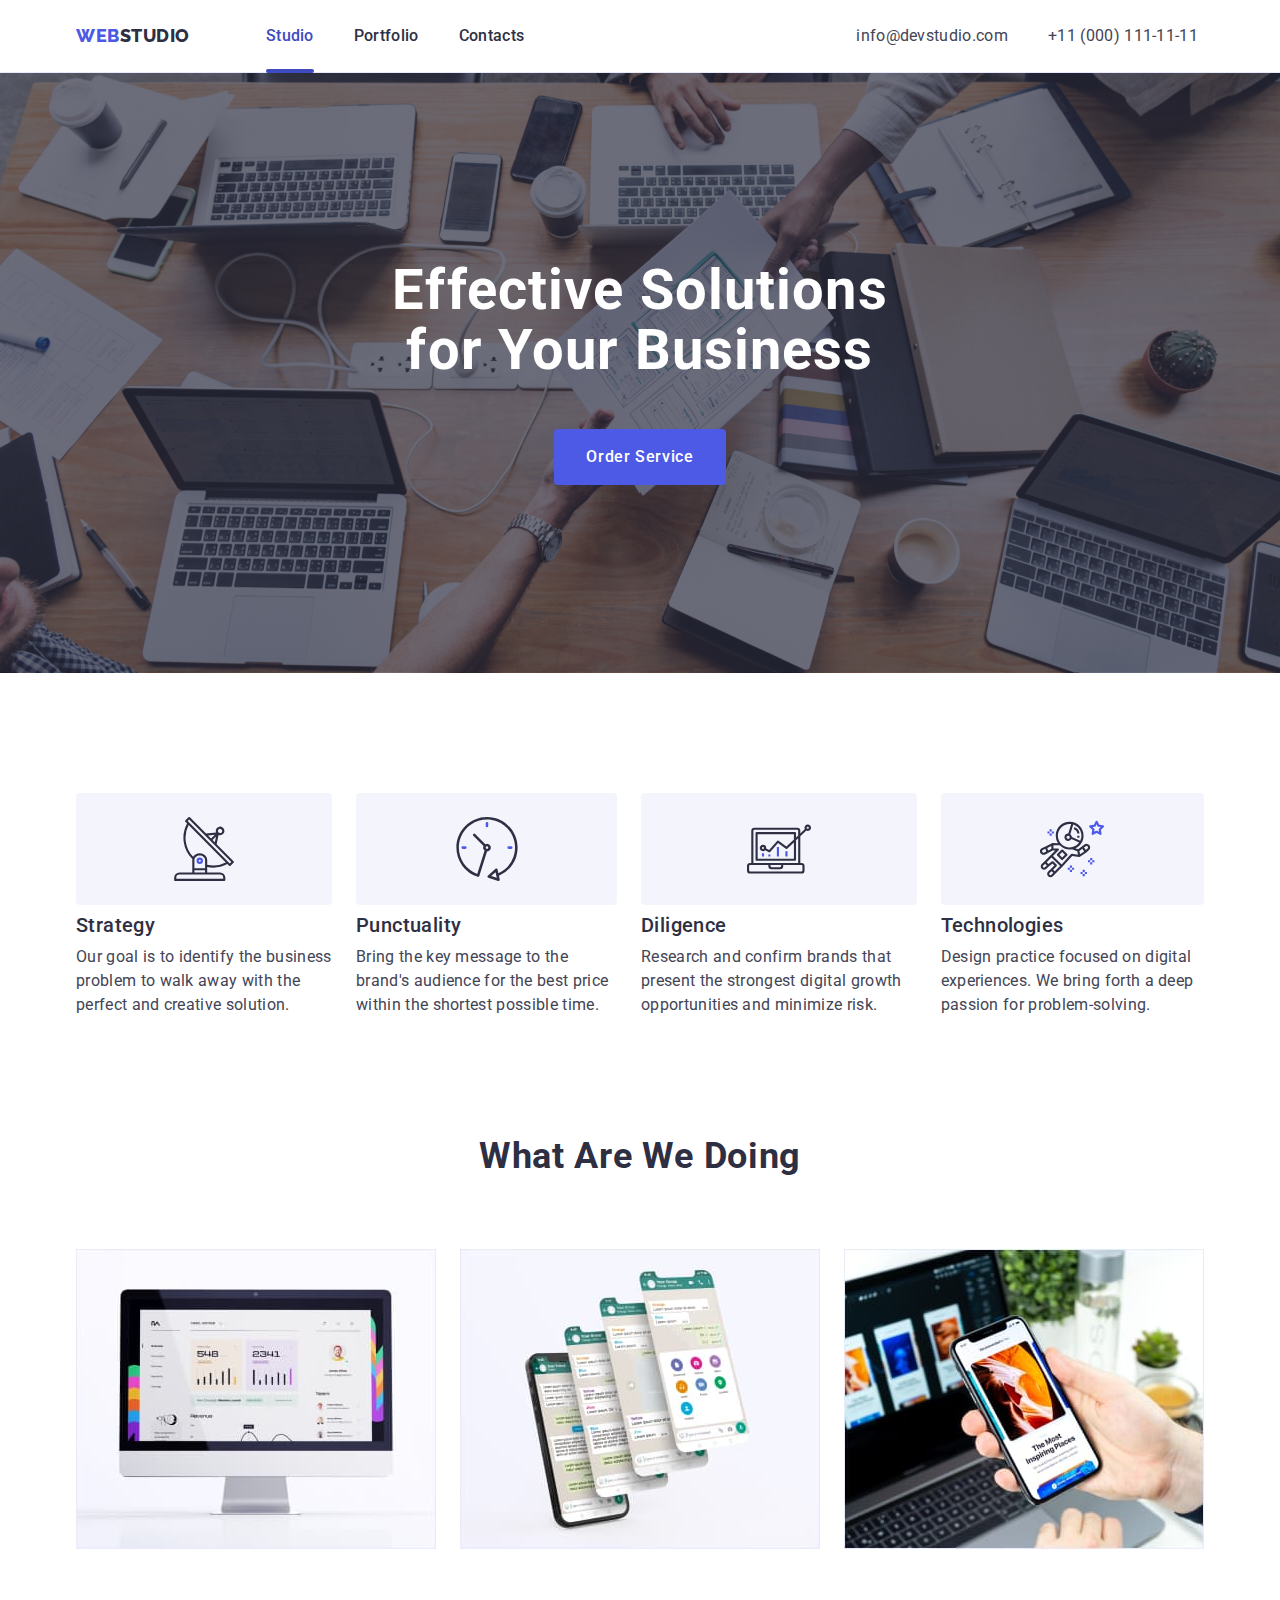
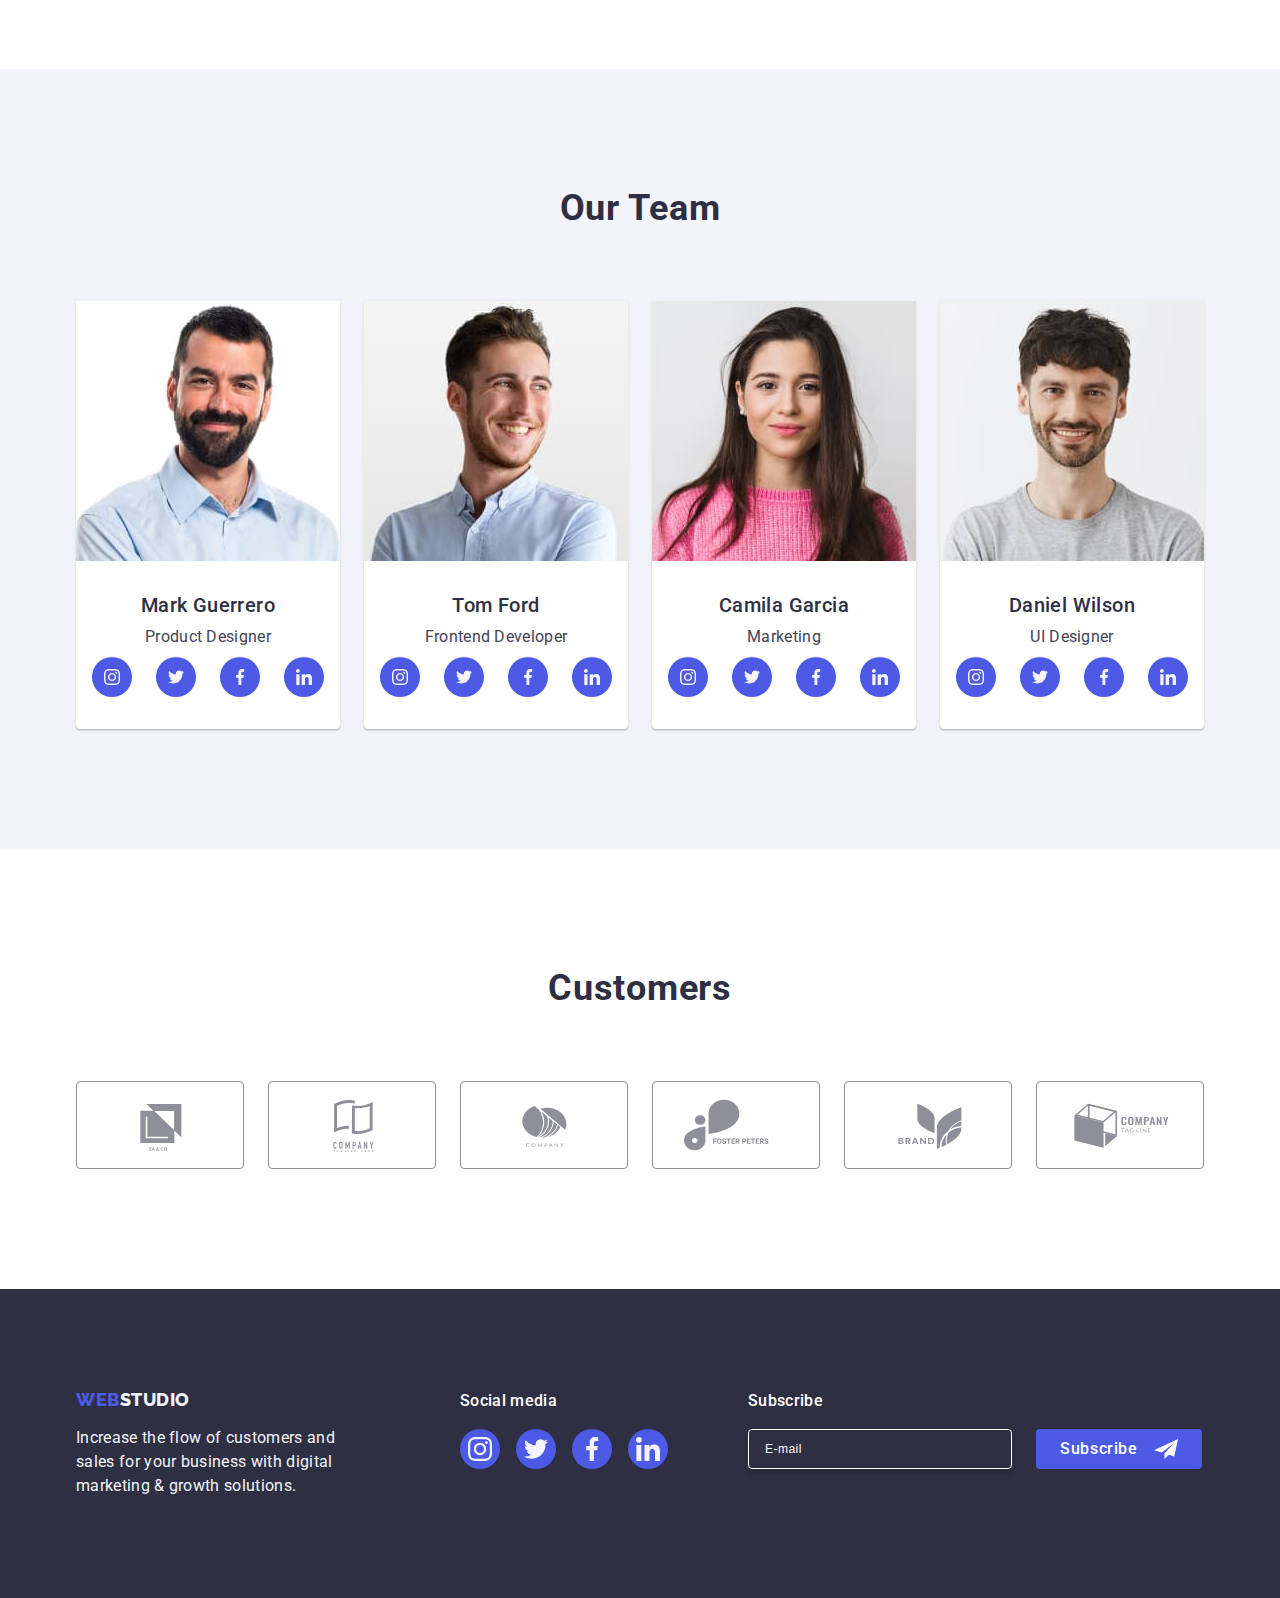
<file: index.html>
<!DOCTYPE html>
<html lang="en">

<head>
    <meta charset="UTF-8">
    <meta http-equiv="X-UA-Compatible" content="IE=edge">
    <meta name="viewport" content="width=device-width, initial-scale=1.0">
    <title>WebStudio</title>
    <link rel="stylesheet" href="https://cdnjs.cloudflare.com/ajax/libs/modern-normalize/2.0.0/modern-normalize.min.css" integrity="sha512-4xo8blKMVCiXpTaLzQSLSw3KFOVPWhm/TRtuPVc4WG6kUgjH6J03IBuG7JZPkcWMxJ5huwaBpOpnwYElP/m6wg==" crossorigin="anonymous" referrerpolicy="no-referrer">
    <link rel="preconnect" href="https://fonts.googleapis.com">
    <link rel="preconnect" href="https://fonts.gstatic.com" crossorigin>    
    <link
        href="https://fonts.googleapis.com/css2?family=Raleway:wght@800&family=Roboto:wght@400;500;700;900&display=swap"
        rel="stylesheet">  

    <link rel="stylesheet" href="./css/styles.css">

</head>

<body>
    <header class="section-header">
        <div class="header-container container">
            <nav class="header-nav nav">
                <a href="./index.html" class="link logo">Web<span class="logo-header">Studio</span></a>
                <ul class="nav-list list">
                    <li><a class="link nav-link current" href="./index.html">Studio</a></li>
                    <li><a class="link nav-link" href="./portfolio.html">Portfolio</a></li>
                    <li><a class="link nav-link" href="">Contacts</a></li>
                </ul>
            </nav>
            <address class="header-address">
                <ul class="header-link list">
                    <li><a class="link header-link-item" href="mailto:info@devstudio.com">info@devstudio.com</a></li>
                    <li><a class="link header-link-item" href="tel:+110001111111">+11 (000) 111-11-11</a></li>
                </ul>
            </address>
        </div>
    </header>   
    <main>
        <section class="hero-container">
            <!--Hero-->
            <div class="hero-flex container">
                <h1 class="hero-title hero-item">Effective Solutions
                    for Your Business</h1>
                <button class="hero-button hero-item" type="button" data-modal-open>Order Service</button>
            </div>
        </section>
        <section class="feature-container">
            <!--Features-->
            <div class="container">
                <h2 class="visually-hidden">Features</h2>
                <ul class="feature-flex list">
                    <li class="feature-item">                        
                        <div class="feature-link link">
                            <svg class="feature-icon" width="64" height="64">
                              <use href="./images/icons.svg#icon-antenna"></use>
                            </svg>
                        </div>
                        <h3 class="section-feature-title">Strategy</h3>
                        <p class="section-feature-text">Our goal is to identify the business
                            problem to walk away with the perfect and creative solution.</p>
                    </li>
                    <li class="feature-item">
                        <div class="feature-link link">
                            <svg class="feature-icon" width="64" height="64">
                              <use href="./images/icons.svg#icon-clock"></use>
                            </svg>
                        </div>
                        <h3 class="section-feature-title">Punctuality</h3>
                        <p class="section-feature-text">Bring the key message to the brand's audience for the best price
                            within the shortest possible
                            time.
                        </p>
                    </li>
                    <li class="feature-item">
                        <div class="feature-link link">
                            <svg class="feature-icon" width="64" height="64">
                              <use href="./images/icons.svg#icon-diagram"></use>
                            </svg>
                        </div>
                        <h3 class="section-feature-title">Diligence</h3>
                        <p class="section-feature-text">Research and confirm brands that present the strongest digital
                            growth opportunities and minimize
                            risk.</p>
                    </li>
                    <li class="feature-item">
                        <div class="feature-link link">
                            <svg class="feature-icon" width="64" height="64">
                              <use href="./images/icons.svg#icon-astronaut"></use>
                            </svg>
                        </div>
                        <h3 class="section-feature-title">Technologies</h3>
                        <p class="section-feature-text">Design practice focused on digital experiences. We bring forth a
                            deep passion for
                            problem-solving.
                        </p>
                    </li>
                </ul>
            </div>
        </section>
        <section class="section-doing-container">
            <!--What are we doing-->
            <div class="container">
                <h2 class="section-title">What are we doing</h2>
                <ul class="doing-flex list">
                    <li class="doing-item"><img src="./images/img1.jpg" alt="computer" width="360" height="300"></li>
                    <li class="doing-item"><img src="./images/img2.jpg" alt="phone-apps" width="360" height="300"></li>
                    <li class="doing-item"><img src="./images/img3.jpg" alt="computer-phone" width="360" height="300"></li>
                </ul>
            </div>
        </section>
        <section class="section-team">
            <!--Our Team-->
            <div class="container">
                <h2 class="section-title">Our Team</h2>
                <ul class="team-flex list">
                    <li class="team-list-item">
                        <img class="team-img" src="./images/Card1.jpg" alt="Mark Guerrero" width="264" height="260">
                        <div class="team-member">
                            <h3 class="team-title">Mark Guerrero</h3>
                            <p class="team-text">Product Designer</p>
                            <ul class="link social-link">
                                <li class="social-item">
                                    <a class="social-item-nav" href="">
                                        <svg class="logo-icon" width="16" height="16">
                                            <use href="./images/icons.svg#icon-instagram"></use>
                                        </svg>
                                    </a>
                                </li>
                                <li class="social-item">
                                    <a class="social-item-nav" href="">
                                        <svg class="logo-icon" width="16" height="16">
                                            <use href="./images/icons.svg#icon-twitter"></use>
                                        </svg>
                                    </a>
                                </li>
                                <li class="social-item">
                                    <a class="social-item-nav" href="">
                                        <svg class="logo-icon" width="16" height="16">
                                            <use href="./images/icons.svg#icon-facebook"></use>
                                        </svg>
                                    </a>
                                </li>
                                <li class="social-item">
                                    <a class="social-item-nav" href="">
                                        <svg class="logo-icon" width="16" height="16">
                                            <use href="./images/icons.svg#icon-linkedin"></use>
                                        </svg>
                                    </a>
                                </li>
                            </ul>                            
                        </div>
                    </li>
                    <li class="team-list-item">
                        <img class="team-img" src="./images/Card2.jpg" alt="Tom Ford" width="264" height="260">
                        <div class="team-member">
                            <h3 class="team-title">Tom Ford</h3>
                            <p class="team-text">Frontend Developer</p>
                            <ul class="link social-link">
                                <li class="social-item">
                                    <a class="social-item-nav" href="">
                                        <svg class="logo-icon" width="16" height="16">
                                            <use href="./images/icons.svg#icon-instagram"></use>
                                        </svg>
                                    </a>
                                </li>
                                <li class="social-item">
                                    <a class="social-item-nav" href="">
                                        <svg class="logo-icon" width="16" height="16">
                                            <use href="./images/icons.svg#icon-twitter"></use>
                                        </svg>
                                    </a>
                                </li>
                                <li class="social-item">
                                    <a class="social-item-nav" href="">
                                        <svg class="logo-icon" width="16" height="16">
                                            <use href="./images/icons.svg#icon-facebook"></use>
                                        </svg>
                                    </a>
                                </li>
                                <li class="social-item">
                                    <a class="social-item-nav" href="">
                                        <svg class="logo-icon" width="16" height="16">
                                            <use href="./images/icons.svg#icon-linkedin"></use>
                                        </svg>
                                    </a>
                                </li>
                            </ul>                     
                        </div>
                    </li>
                    <li class="team-list-item">
                        <img class="team-img" src="./images/Card3.jpg" alt="Camila Garcia" width="264" height="260">
                        <div class="team-member">
                            <h3 class="team-title">Camila Garcia</h3>
                            <p class="team-text">Marketing</p>
                            <ul class="link social-link">
                                <li class="social-item">
                                    <a class="social-item-nav" href="">
                                        <svg class="logo-icon" width="16" height="16">
                                            <use href="./images/icons.svg#icon-instagram"></use>
                                        </svg>
                                    </a>
                                </li>
                                <li class="social-item">
                                    <a class="social-item-nav" href="">
                                        <svg class="logo-icon" width="16" height="16">
                                            <use href="./images/icons.svg#icon-twitter"></use>
                                        </svg>
                                    </a>
                                </li>
                                <li class="social-item">
                                    <a class="social-item-nav" href="">
                                        <svg class="logo-icon" width="16" height="16">
                                            <use href="./images/icons.svg#icon-facebook"></use>
                                        </svg>
                                    </a>
                                </li>
                                <li class="social-item">
                                    <a class="social-item-nav" href="">
                                        <svg class="logo-icon" width="16" height="16">
                                            <use href="./images/icons.svg#icon-linkedin"></use>
                                        </svg>
                                    </a>
                                </li>
                            </ul>                     
                        </div>
                    </li>
                    <li class="team-list-item">
                        <img class="team-img" src="./images/Card4.jpg" alt="Daniel Wilson" width="264" height="260">
                        <div class="team-member">
                            <h3 class="team-title">Daniel Wilson</h3>
                            <p class="team-text">UI Designer</p>
                            <ul class="link social-link">
                                <li class="social-item">
                                    <a class="social-item-nav" href="">
                                        <svg class="logo-icon" width="16" height="16">
                                            <use href="./images/icons.svg#icon-instagram"></use>
                                        </svg>
                                    </a>
                                </li>
                                <li class="social-item">
                                    <a class="social-item-nav" href="">
                                        <svg class="logo-icon" width="16" height="16">
                                            <use href="./images/icons.svg#icon-twitter"></use>
                                        </svg>
                                    </a>
                                </li>
                                <li class="social-item">
                                    <a class="social-item-nav" href="">
                                        <svg class="logo-icon" width="16" height="16">
                                            <use href="./images/icons.svg#icon-facebook"></use>
                                        </svg>
                                    </a>
                                </li>
                                <li class="social-item">
                                    <a class="social-item-nav" href="">
                                        <svg class="logo-icon" width="16" height="16">
                                            <use href="./images/icons.svg#icon-linkedin"></use>
                                        </svg>
                                    </a>
                                </li>
                            </ul>                     
                        </div>
                    </li>
                </ul>
            </div>
        </section>
        <section class="section-customers">
            <!--Customers-->
            <div class="container">
                <h2 class="section-title">Customers</h2>
                <ul class="customers-flex list">
                    <li class="customers-item">
                        <a class="customers-link link" href="">
                            <svg class="customers-icon" width="104" height="56">
                            <use href="./images/icons.svg#icon-yaco"></use>
                            </svg>
                        </a>
                    </li>
                    <li class="customers-item">
                        <a class="customers-link link" href="">
                            <svg class="customers-icon" width="104" height="56">
                            <use href="./images/icons.svg#icon-company"></use>
                            </svg>
                        </a>
                    </li>
                    <li class="customers-item">
                        <a class="customers-link link" href="">
                            <svg class="customers-icon" width="104" height="56">
                            <use href="./images/icons.svg#icon-cercle"></use>
                            </svg>
                        </a>
                    </li>
                    <li class="customers-item">
                        <a class="customers-link link" href="">
                            <svg class="customers-icon" width="104" height="56">
                            <use href="./images/icons.svg#icon-foster"></use>
                            </svg>
                        </a>
                    </li>
                    <li class="customers-item">
                        <a class="customers-link link" href="">
                            <svg class="customers-icon" width="104" height="56">
                            <use href="./images/icons.svg#icon-brand"></use>
                            </svg>
                        </a>
                    </li>
                    <li class="customers-item">
                        <a class="customers-link link" href="">
                            <svg class="customers-icon" width="104" height="56">
                            <use href="./images/icons.svg#icon-tag"></use>
                            </svg>
                        </a>
                    </li>
                </ul>

            </div>
        </section>
    </main>
    <footer class="footer">
        <div class="footer-flex container">
            <div class="footer-trend">
                <a href="./index.html" class="link footer-item">Web<span class="logo-footer">Studio</span></a>
                <p class="footer-text">Increase the flow of customers and sales for your business with digital marketing &
                    growth solutions.</p>
            </div>
            <div class="footer-media">
                <p class="footer-social-title">Social media</p>
                <ul class="footer-media-list list">
                    <li class="footer-media-item">
                        <a class="footer-media-nav" href="">
                            <svg class="logo-icon" width="24" height="24">
                                <use href="./images/icons.svg#icon-instagram"></use>
                            </svg>
                        </a>
                    </li>
                    <li class="footer-media-item">
                        <a class="footer-media-nav" href="">
                            <svg class="logo-icon" width="24" height="24">
                                <use href="./images/icons.svg#icon-twitter"></use>
                            </svg>
                        </a>
                    </li>
                    <li class="footer-media-item">
                        <a class="footer-media-nav" href="">
                            <svg class="logo-icon" width="24" height="24">
                                <use href="./images/icons.svg#icon-facebook"></use>
                            </svg>
                        </a>
                    </li>
                    <li class="footer-media-item">
                        <a class="footer-media-nav" href="">
                            <svg class="logo-icon" width="24" height="24">
                                <use href="./images/icons.svg#icon-linkedin"></use>
                            </svg>
                        </a>
                    </li>
                </ul>
            </div>
            <div class="footer-subscribe">
                <p class="footer-social-title">Subscribe</p>
                <form class="footer-form" name="subscribe-form">
                    <label class="footer-label">
                    <input class="footer-input-email" name="subscribe-form-email" type="email" placeholder="E-mail">
                    </label>
                    <button class="hero-button footer-btn" type="submit">Subscribe<svg class="footer-bnt-icon" width="24" height="24">
                      <use href="./images/icons.svg#icon-Frame"></use>
                    </svg></button>
                </form>
            </div>
        </div>
    </footer>
    <!--Modal window-->
    <div class="backdrop is-hidden" data-modal>
        <div class="modal">
            <button class="modal-btn" type="button" data-modal-close>
                <svg class="modal-btn-icon" width="8" height="8">
                  <use href="./images/icons.svg#icon-close-black"></use>
                </svg>
            </button>
            <p class="modal-caption">Leave your contacts and we will call you back</p>
            <form class="modal-form" name="contact-form">
                <div class="modal-form-item">
                    <label class="modal-form-label" for="user-name">Name</label>
                    <div class="modal-form-field">
                        <input class="modal-form-input" type="text" name="user-name" id="user-name" placeholder="" required minlength="2"/>
                        <svg class="modal-form-icon" width="18" height="24">
                        <use href="./images/icons.svg#icon-person-black"></use>
                        </svg>
                    </div>
                </div>
                <div class="modal-form-item">
                <label class="modal-form-label" for="user-phone">Phone</label>
                    <div class="modal-form-field">
                        <input class="modal-form-input" type="tel" name="user-phone" id="user-phone" placeholder="" required minlength="12" maxlength="12"/>
                        <svg class="modal-form-icon" width="18" height="24">
                        <use href="./images/icons.svg#icon-phone-black"></use>
                        </svg>
                    </div>
                </div>
                <div class="modal-form-item">
                <label class="modal-form-label" for="user-email">Email</label>
                    <div class="modal-form-field">
                        <input class="modal-form-input" type="email" name="user-email" id="user-email" placeholder="" required/>
                        <svg class="modal-form-icon" width="18" height="24">
                        <use href="./images/icons.svg#icon-email-black"></use>
                        </svg>
                    </div>
                </div>
                <div class="modal-form-comment-item">
                    <label class="modal-form-label" for="user-comment">Comment</label>
                    <textarea class="modal-form-comment" name="user-comment" id="user-comment" rows="7" placeholder="Text input" minlength="5"></textarea>
                </div>
                <div class="modal-agreement-item">
                    <input class="visually-hidden" type="checkbox" name="user-privacy" id="user-privacy" value="true">

                    <label class="modal-form-description" for="user-privacy">
                        <span class="agreement-checkbox">
                            <svg class="agreement-checkbox-icon" width="10" height="8">
                            <use href="./images/icons.svg#check"></use>
                            </svg>
                        </span>                   
                        I accept the terms and conditions of the <a class="modal-form-link" href="" target="blank" rel="noopener noreferrer">
                             Privacy Policy                            
                        </a>                                              
                    </label>                
                    
                </div>

                <button class="modal-form-btn hero-button" type="submit">Send</button>
            </form>
        </div>
    </div>

    <script src="./js/modal.js"></script>

</body>

</html>
</file>
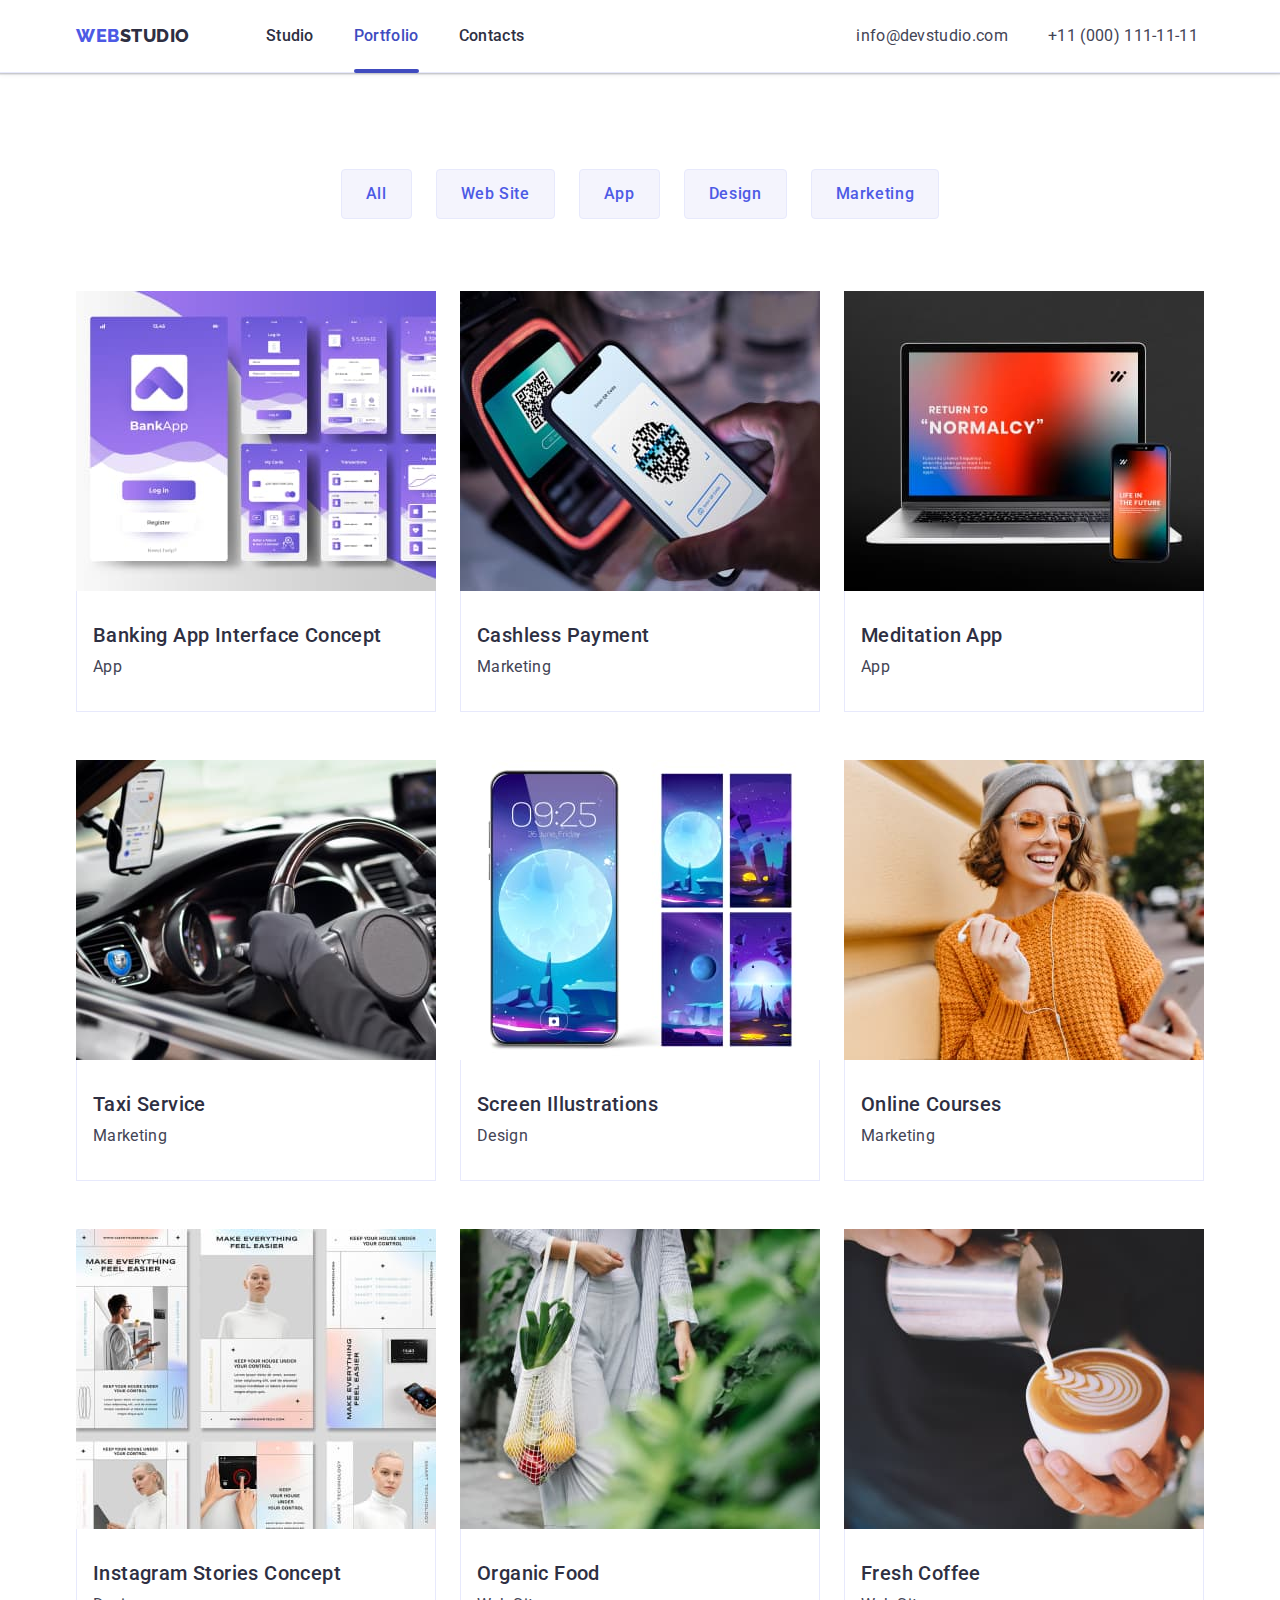
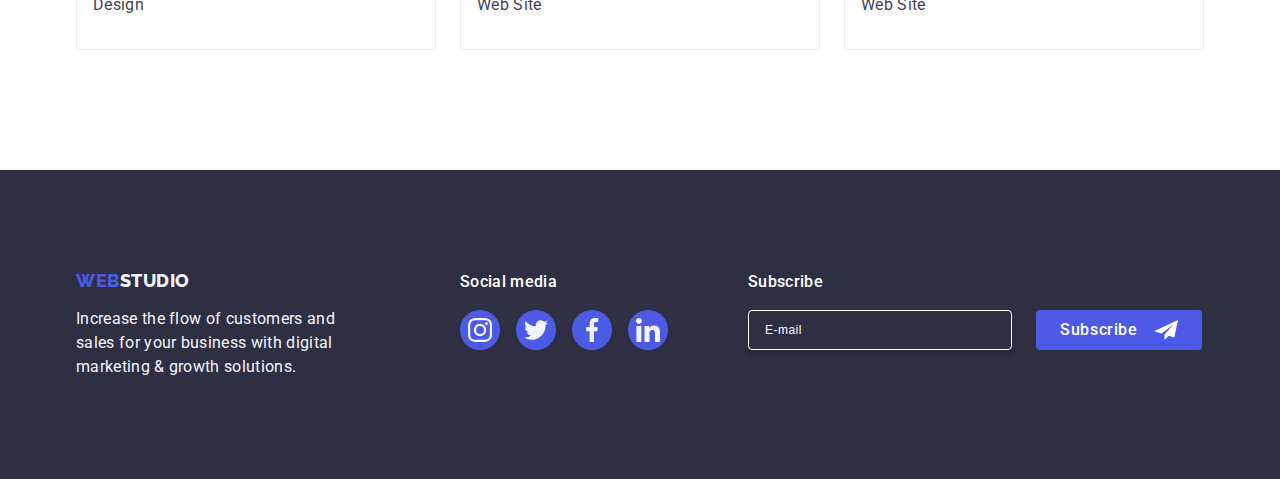
<file: portfolio.html>
<!DOCTYPE html>
<html lang="en">

<head>
    <meta charset="UTF-8">
    <meta http-equiv="X-UA-Compatible" content="IE=edge">
    <meta name="viewport" content="width=device-width, initial-scale=1.0">
    <title>Portfolio</title>
    <link rel="stylesheet" href="https://cdnjs.cloudflare.com/ajax/libs/modern-normalize/2.0.0/modern-normalize.min.css" integrity="sha512-4xo8blKMVCiXpTaLzQSLSw3KFOVPWhm/TRtuPVc4WG6kUgjH6J03IBuG7JZPkcWMxJ5huwaBpOpnwYElP/m6wg==" crossorigin="anonymous" referrerpolicy="no-referrer">
    <link rel="preconnect" href="https://fonts.googleapis.com">
    <link rel="preconnect" href="https://fonts.gstatic.com" crossorigin>   
    <link
        href="https://fonts.googleapis.com/css2?family=Raleway:wght@800&family=Roboto:wght@400;500;700;900&display=swap"
        rel="stylesheet">

    <link rel="stylesheet" href="./css/styles.css">
</head>

<body>
    <header class="section-header">
        <div class="header-container container">
            <nav class="header-nav nav">
                <a href="./index.html" class="link logo">Web<span class="logo-header">Studio</span></a>
                <ul class="nav-list list">
                    <li><a class="link nav-link" href="./index.html">Studio</a></li>
                    <li><a class="link nav-link current" href="./portfolio.html">Portfolio</a></li>
                    <li><a class="link nav-link" href="">Contacts</a></li>
                </ul>
            </nav>
            <address class="header-address">
                <ul class="header-link list">
                    <li><a class="link header-link-item" href="mailto:info@devstudio.com">info@devstudio.com</a></li>
                    <li><a class="link header-link-item" href="tel:+110001111111">+11 (000) 111-11-11</a></li>
                </ul>
            </address>
        </div>
    </header>   
    <main>
        <section class="portfolio">
            <div class="btn-container container">
                <h1 class="visually-hidden">Portfolio</h1>
                <ul class="list btn-flex">
                    <li><button class="button btn-item" type="button">All</button></li>
                    <li><button class="button btn-item" type="button">Web Site</button></li>
                    <li><button class="button btn-item" type="button">App</button></li>
                    <li><button class="button btn-item" type="button">Design</button></li>
                    <li><button class="button btn-item" type="button">Marketing</button></li>
                </ul>            
                <ul class="list card-flex">
                    <li class="card">
                        <a href="" class="card-nav link">
                            <div class="overlay-box">
                                <img src="./images/banking.jpg" alt="banking" width="360">
                                <p class="overlay">
                                    14 Stylish and User-Friendly App Design Concepts · Task Manager App · Calorie Tracker App · Exotic Fruit
                                        Ecommerce App · Cloud Storage App
                                </p>                                
                            </div>                                
                            <div class="card-name">
                                <h2 class="project-title">Banking App Interface Concept</h2>
                                <p class="project-text">App</p>
                            </div>
                        </a>
                    </li>
                    <li class="card">
                        <a href="" class="card-nav link">
                            <div class="overlay-box">
                                <img class="card-list" src="./images/cashless.jpg" alt="cashless payment" width="360">                                
                                    <p class="overlay">
                                        14 Stylish and User-Friendly App Design Concepts · Task Manager App · Calorie Tracker App · Exotic Fruit Ecommerce App · Cloud Storage App
                                    </p>
                                
                            </div>
                            <div class="card-name">
                                <h2 class="project-title">Cashless Payment</h2>
                                <p class="project-text">Marketing</p>
                            </div>
                        </a>
                    </li>
                    <li class="card">
                        <a href="" class="card-nav link">
                            <div class="overlay-box">
                                <img src="./images/meditation.jpg" alt="meditation app" width="360">
                                
                                    <p class="overlay">
                                        14 Stylish and User-Friendly App Design Concepts · Task Manager App · Calorie Tracker App · Exotic Fruit
                                        Ecommerce App · Cloud Storage App
                                    </p>
                                
                            </div>
                            <div class="card-name">
                                <h2 class="project-title">Meditation App</h2>
                                <p class="project-text">App</p>
                            </div>
                        </a>
                    </li>
                    <li class="card">
                        <a href="" class="card-nav link">
                            <div class="overlay-box">
                                <img src="./images/taxi.jpg" alt="taxi" width="360">
                                
                                    <p class="overlay">
                                        14 Stylish and User-Friendly App Design Concepts · Task Manager App · Calorie Tracker App · Exotic Fruit
                                        Ecommerce App · Cloud Storage App
                                    </p>
                                
                            </div>
                            <div class="card-name">
                                <h2 class="project-title">Taxi Service</h2>
                                <p class="project-text">Marketing</p>
                            </div>
                        </a>
                    </li>
                    <li class="card">
                        <a href="" class="card-nav link">
                            <div class="overlay-box">
                                <img src="./images/screen.jpg" alt="Screen Illustrations" width="360">
                                
                                    <p class="overlay">
                                        14 Stylish and User-Friendly App Design Concepts · Task Manager App · Calorie Tracker App · Exotic Fruit
                                        Ecommerce App · Cloud Storage App
                                    </p>                                
                            </div>
                            <div class="card-name"> 
                                <h2 class="project-title">Screen Illustrations</h2>
                                <p class="project-text">Design</p>
                            </div>
                        </a>
                    </li>
                    <li class="card">
                        <a href="" class="card-nav link">
                            <div class="overlay-box">
                                <img src="./images/online_courses.jpg" alt="Online Courses" width="360">
                               
                                    <p class="overlay">
                                        14 Stylish and User-Friendly App Design Concepts · Task Manager App · Calorie Tracker App · Exotic Fruit
                                        Ecommerce App · Cloud Storage App
                                    </p>                               
                            </div>
                            <div class="card-name">
                                <h2 class="project-title">Online Courses</h2>
                                <p class="project-text">Marketing</p>
                            </div>
                        </a>
                    </li>
                    <li class="card">
                        <a href="" class="card-nav link">
                            <div class="overlay-box">
                                <img src="./images/instagram.jpg" alt="instagram" width="360">
                                
                                    <p class="overlay">
                                        14 Stylish and User-Friendly App Design Concepts · Task Manager App · Calorie Tracker App · Exotic Fruit
                                        Ecommerce App · Cloud Storage App
                                    </p>                               
                            </div>
                            <div class="card-name">
                                <h2 class="project-title">Instagram Stories Concept</h2>
                                <p class="project-text">Design</p>
                            </div>
                        </a>
                    <li class="card">
                        <a href="" class="card-nav link">
                            <div class="overlay-box">
                                <img src="./images/organic.jpg" alt="Organic Food" width="360">
                                
                                    <p class="overlay">
                                        14 Stylish and User-Friendly App Design Concepts · Task Manager App · Calorie Tracker App · Exotic Fruit
                                        Ecommerce App · Cloud Storage App
                                    </p>
                                
                            </div>
                            <div class="card-name">
                                <h2 class="project-title">Organic Food</h2>
                                <p class="project-text">Web Site</p>
                            </div>
                        </a>
                    </li>
                    <li class="card">
                        <a href="" class="card-nav link">
                            <div class="overlay-box">
                                <img src="./images/coffee.jpg" alt="coffee cup" width="360">
                                
                                    <p class="overlay">
                                        14 Stylish and User-Friendly App Design Concepts · Task Manager App · Calorie Tracker App · Exotic Fruit
                                        Ecommerce App · Cloud Storage App
                                    </p>
                                
                            </div>
                            <div class="card-name">
                                <h2 class="project-title">Fresh Coffee</h2>
                                <p class="project-text">Web Site</p>
                            </div>
                        </a>
                    </li>
                </ul>
            </div>

        </section>

    </main>

    <footer class="footer">
        <div class="footer-flex container">
            <div class="footer-trend">
                <a href="./index.html" class="link footer-item">Web<span class="logo-footer">Studio</span></a>
                <p class="footer-text">Increase the flow of customers and sales for your business with digital marketing &
                    growth solutions.</p>
            </div>
            <div class="footer-media">
                <p class="footer-social-title">Social media</p>
                <ul class="footer-media-list list">
                    <li class="footer-media-item">
                        <a class="footer-media-nav" href="">
                            <svg class="logo-icon" width="24" height="24">
                                <use href="./images/icons.svg#icon-instagram"></use>
                            </svg>
                        </a>
                    </li>
                    <li class="footer-media-item">
                        <a class="footer-media-nav" href="">
                            <svg class="logo-icon" width="24" height="24">
                                <use href="./images/icons.svg#icon-twitter"></use>
                            </svg>
                        </a>
                    </li>
                    <li class="footer-media-item">
                        <a class="footer-media-nav" href="">
                            <svg class="logo-icon" width="24" height="24">
                                <use href="./images/icons.svg#icon-facebook"></use>
                            </svg>
                        </a>
                    </li>
                    <li class="footer-media-item">
                        <a class="footer-media-nav" href="">
                            <svg class="logo-icon" width="24" height="24">
                                <use href="./images/icons.svg#icon-linkedin"></use>
                            </svg>
                        </a>
                    </li>
                </ul>
            </div>
            <div class="footer-subscribe">
                <p class="footer-social-title">Subscribe</p>
                <form class="footer-form" name="subscribe-form">
                    <label class="footer-label">
                    <input class="footer-input-email" name="subscribe-form-email" type="email" placeholder="E-mail">
                    </label>
                    <button class="hero-button footer-btn" type="submit">Subscribe<svg class="footer-bnt-icon" width="24" height="24">
                      <use href="./images/icons.svg#icon-Frame"></use>
                    </svg></button>
                </form>
            </div>
        </div>
    </footer>

</body>

</html>
</file>
<file: css/styles.css>
/* Variables */
:root {
    --main-color:#434455;
    --backgroud-color: #FFFFFF;
    --logo-color:#4D5AE5;
    --nav-header-color: #2E2F42;    
    --button-color: #4D5AE5;    
    --btn-bgd:#F4F4FD;
    --button-hover-background: #404BBF;
    --card-border: #E7E9FC; 
    --customers-color:#8E8F99; 
    --modal-color: #FCFCFC;
    --footer-hover: #31d0aa;

    --animation: 250ms cubic-bezier(0.4, 0, 0.2, 1);
}

*,
*::before,
*::after {
  box-sizing: border-box;
}


/* Bases */
body{
    font-family: 'Roboto', sans-serif;
    color: var(--main-color);  
    background-color: var(--backgroud-color);
    margin: 0;   
}

.link{
    text-decoration: none;
}

.list{
    list-style: none;
}

ul {
    margin: 0;
    padding: 0;
    list-style-type: none;
}

.visually-hidden {
    position: absolute;
    width: 1px;
    height: 1px;
    margin: -1px;
    border: 0;
    padding: 0;
    white-space: nowrap;
    clip-path: inset(100%);
    clip: rect(0 0 0 0);
    overflow: hidden;
}

img{
    display: block;
    max-width: 100%;
}

h1,
h2,
h3,
h4,
h5,
h6{
  margin: 0;
}

p {
  margin: 0;
}

.container {
   max-width: 1158px;
   margin: 0 auto;
   padding: 0 15px;
}

/* header */
.section-header{
    border-bottom: 1px solid var(--card-border, #E7E9FC);
    box-shadow: 0px 2px 1px rgba(46, 47, 66, 0.08), 0px 1px 1px rgba(46, 47, 66, 0.16), 0px 1px 6px rgba(46, 47, 66, 0.08);
}

.logo{
    text-decoration: none;
    font-family: 'Raleway', sans-serif;
    font-style: normal;
    font-weight: 800;
    font-size: 18px;
    line-height: 1.17;  
    letter-spacing: 0.03em;
    text-transform: uppercase;
    color: var(--logo-color);
    margin-right: 76px
}

.logo-header {
    color: var(--nav-header-color);
}

.nav-list{
    display: flex;
    gap: 40px;
}

.nav{
    display: flex;    
    align-items: center;
}

.nav-link{
    position: relative;
    display: inline-block;
    padding-top: 24px;
    padding-bottom: 24px;
    text-decoration: none;
    font-weight: 500;
    font-size: 16px;
    line-height: 1.5;
    letter-spacing: 0.02em;
    color: var(--nav-header-color);

    transition: color var(--animation);
}

.nav-link:hover,
.nav-link:focus {
    color: var(--button-hover-background);
}

address{
    font-style: normal;
}

.header-container{
    display: flex;
}   

.header-link{
    display: flex;
    gap: 40px; 
    align-items: center;   
}

.nav-list{
    display: flex;
    gap: 40px;
}

.nav{
    display: flex;    
    margin-right: 332px;    
}

.header-link-item{
    display: inline-block;
    padding-top: 24px;
    padding-bottom: 24px;
    text-decoration: none;
    color: var(--main-color);    
    font-style: normal;
    font-weight: 400;
    font-size: 16px;
    line-height: 1.5;       
    letter-spacing: 0.02em;
    
    transition: color var(--animation);
}

.header-link-item:hover,
.header-link-item:focus {
    color: var(--button-hover-background);
}

.nav-link::after{
    content: "";
    position: absolute;
    bottom: -1px;
    left: 0;
    display: block;
    width: 100%;
    height: 4px;   
    border-radius: 2px;

    transition: background-color var(--animation);
}

.current{
    color: var(--button-hover-background);    
}

.nav-link.current::after{
    background-color: var(--button-hover-background);

}
/* Hero */
.hero-container {
    margin: 0 auto;
    background-color: var(--nav-header-color);        
    background-image: linear-gradient(rgba(46, 47, 66, 0.70), rgba(46, 47, 66, 0.70)), url(../images/hero/hero_bg.jpg); 
    background-repeat: no-repeat;
    background-size: cover;
    background-position: center;
    max-width: 1440px;
    padding-top: 188px;
    padding-bottom: 188px;
}

.hero-flex{
    display: flex;
    flex-direction: column;
    align-items: center;
    
}

.hero-item{
    align-items: center;
}

.hero-title {
    font-weight: 700;
    font-size: 56px;
    line-height: 1.07;       
    text-align: center;
    letter-spacing: 0.02em;
    color: var(--backgroud-color);
    max-width: 496px;
    margin-bottom: 48px;
}

.hero-button {    
    font-family: inherit;
    font-weight: 500;
    font-size: 16px;
    line-height: 1.5;
    letter-spacing: 0.04em;
    color: var(--backgroud-color);
    background-color: var(--button-color);
    border-style: hidden;
    border-radius: 4px;
    cursor: pointer; 
    display: block;
    min-width: 169px;
    height: 56px;
    border: none;
    padding: 16px 32px;
    align-items: flex-start;
    gap: 10px;

    transition: background-color var(--animation);  
}

.hero-button:hover,
.hero-button:focus {
     background-color: var(--button-hover-background);
}

/* Feature section */

.section-feature-title{
    color: var(--nav-header-color);
    font-weight: 500;
    font-size: 20px;
    line-height: 1.2;       
    letter-spacing: 0.02em;
    margin-bottom: 8px;
}

.section-feature-text{  
    font-size: 16px;
    line-height: 1.5;
    letter-spacing: 0.02em;
}

.feature-container{
    padding: 120px 0;
}

.feature-flex{
    display: flex;
    gap: 24px;
}

.feature-link{
    display: flex;
    align-items: center;
    justify-content: center;
    height: 112px; 
    background: var(--btn-bgd);
    border-radius: 4px;
    margin-bottom: 8px;
}



/* Doing section */
.section-doing-container{
    padding-bottom: 120px;
}

.section-title{
    color: var(--nav-header-color);
    font-weight: 700;
    font-size: 36px;
    line-height: 1.11;        
    text-align: center;
    letter-spacing: 0.02em;
    text-transform: capitalize;
    margin-bottom: 72px;
}

.doing-flex{
    display: flex;
    gap: 24px;
}

.doing-item{
    flex-basis: calc((100% - 24*2) / 3)
}
/* Team section */

.section-team{
    background-color: var(--btn-bgd);
    padding: 120px 0;
}

.section-title{
    margin-bottom: 72px;
}

.team-flex{
    display: flex;
    gap: 24px;
}

.team-list-item{    
    border-radius: 0px 0px 4px 4px;
    box-shadow: 0px 2px 1px 0px rgba(46, 47, 66, 0.08), 0px 1px 1px 0px rgba(46, 47, 66, 0.16), 0px 1px 6px 0px rgba(46, 47, 66, 0.08);
    background-color: var(--backgroud-color);

}

.team-image {
     background-color: var(--backgroud-color);
}

.team-member{
    padding: 32px 0;
}

.team-title{
    color: var(--nav-header-color);
    font-weight: 500;
    font-size: 20px;
    line-height: 1.2;        
    text-align: center;
    letter-spacing: 0.02em; 
    margin-bottom: 8px;  
} 

.team-text{     
    font-size: 16px;
    line-height: 1.5;       
    text-align: center;
    letter-spacing: 0.02em;
    margin-bottom: 8px;     
}

.social-link{
    display: flex;
    gap: 24px;  
    justify-content: center;   
}

.social-item{
    width: 40px;
    height: 40px;
}

.social-item-nav{
    width: 100%;
    height: 100%;
    background-color: var(--button-color);
    border-radius: 50%;

    display: flex;
    align-items: center;
    justify-content: center;
    transition: background-color var(--animation);
}

.social-item-nav:hover,
.social-item-nav:focus{
    background-color: var(--button-hover-background);
}

.logo-icon{
    fill: var(--btn-bgd)
}

/* Customers*/

.section-customers{    
    padding: 120px 0;
}

.customers-flex{
    display: flex;
    gap: 24px;
}

.customers-item{
    width: calc((100% - 120px) / 6);
    height: 88px;
}

.customers-link{
    width: 100%;
    height: 100%;
    border: 1px solid var(--customers-color);
    border-radius: 4px;

    display: flex;
    align-items: center;
    justify-content: center;
    color: var(--customers-color);
    transition: border-color var(--animation), color var(--animation);
}

.customers-link:hover,
.customers-link:focus{
    border-color: var(--button-hover-background);
    color: var(--button-hover-background);
}

.customers-icon {
    fill: currentColor;
}

/* Portfolio*/

.portfolio{
    padding-top: 96px;
    padding-bottom: 120px;
}

/* Portfolio - Filters - Buttons */
.button{
    font-family: inherit;
    color: var(--logo-color);
    background-color:var(--btn-bgd);
    text-decoration: none;
    font-weight: 500;
    font-size: 16px;
    line-height: calc(24/16);        
    text-align: center;
    letter-spacing: 0.04em;
    border-style: none;
    cursor: pointer;
    display: flex;
    padding: 12px 24px;
    align-items: flex-start;
    border: 1px solid var(--card-border);
    border-radius: 4px;

    transition: color 250ms cubic-bezier(0.4, 0, 0.2, 1), background-color 250ms cubic-bezier(0.4, 0, 0.2, 1), border-color 250ms cubic-bezier(0.4, 0, 0.2, 1), box-shadow 250ms cubic-bezier(0.4, 0, 0.2, 1);
}

.button:hover,
.button:focus {
    background-color: var(--button-hover-background);
    color: var(--backgroud-color);
    border-color: 1px solid transparent;
    box-shadow: 0px 3px 1px rgba(0, 0, 0, 0.1), 0px 2px 1px rgba(0, 0, 0, 0.08), 0px 2px 2px rgba(0, 0, 0, 0.12);
}

.btn-flex{
    display: flex;
    gap: 24px;
    justify-content: center; 
    margin-bottom: 72px;    
}

/* Portfolio - Projects */
.card-nav{
    display: block;
    transition: box-shadow var(--animation);   

}

.card-nav:hover,
.card-nav:focus{
    box-shadow: 0px 1px 6px rgba(46, 47, 66, 0.08),
        0px 1px 1px rgba(46, 47, 66, 0.16),
        0px 2px 1px rgba(46, 47, 66, 0.08);
}

.overlay-box{
    position: relative;
    overflow: hidden;

}

.card-flex{
    display: flex;
    flex-wrap: wrap;    
    row-gap: 48px;
    column-gap: 24px;
}

.card{
    flex-basis: calc((100% - 48px) / 3);

    transition: box-shadow var(--animation);
}
 .card:hover,
 .card:focus{
    box-shadow: 0px 2px 1px 0px rgba(46, 47, 66, 0.08), 0px 1px 1px 0px rgba(46, 47, 66, 0.16), 0px 1px 6px 0px rgba(46, 47, 66, 0.08);
}

.card-name{    
    padding: 32px 16px;
    border: 1px solid var(--card-border);
    background: var(--backgroud-color);
    border-top: none; 
}
.project-title {
    color: var(--nav-header-color);
    font-weight: 500;
    font-size: 20px;
    line-height: 1.2;
    letter-spacing: 0.02em;
    margin-bottom: 8px;    
}

.project-text {
    font-weight: 400;
    font-size: 16px;
    line-height: 1.5;
    letter-spacing: 0.02em;
    color: var(--main-color);   
}

.overlay{
    position: absolute;
    top: 0;
    left: 0;
    width: 100%;
    height: 100%;
    transform: translateY(100%);
    transition: transform 250ms cubic-bezier(0.4, 0, 0.2, 1);

    display: flex; 
    background-color: var(--button-color);
    padding: 40px 32px;
    
    font-size: 16px;
    line-height: 1.5;
    letter-spacing: 0.02em;
    color: var(--btn-bgd);

}

.card-nav:hover .overlay {
    transform: translateY(0);    
}

.card-nav:focus .overlay {
    transform: translateY(0);
}


/* Footer */
footer {
    background-color: var(--nav-header-color);
    padding-top: 100px;
    padding-bottom: 100px;
}

.logo-footer{
    color: var(--btn-bgd);    
}

.footer-text{
    color: var(--btn-bgd);    
    font-size: 16px;
    line-height: 1.5;
    letter-spacing: 0.02em; 
    width: 264px;     
}

.footer-item{
    display: inline-block;
    margin-bottom: 16px;

    text-decoration: none;
    font-family: 'Raleway', sans-serif;
    font-style: normal;
    font-weight: 800;
    font-size: 18px;
    line-height: 1.17;
    letter-spacing: 0.03em;
    text-transform: uppercase;
    color: var(--logo-color);   
    
}

.footer-flex{
    display: flex;
    align-items: baseline;
}
 .footer-trend{
    margin-right: 120px;
 }

 .footer-media{
    margin-right: 80px;
 }

.footer-social-title{
    color: var(--backgroud-color);
    font-weight: 500;
    font-size: 16px;
    line-height: 1.5;
    letter-spacing: 0.02em;
    margin-bottom: 16px;
}

.footer-media-list{
    display: flex; 
    gap: 16px;
}

.footer-media-item{
    width: 40px;
    height: 40px;
}

.footer-media-nav{
    width: 100%;
    height: 100%;
    background-color: var(--button-color);
    border-radius: 50%;

    display: flex;
    align-items: center;
    justify-content: center;
    transition: background-color var(--animation);
}

.footer-media-nav:hover,
.footer-media-nav:focus{
    background-color: var(--footer-hover);
}

.logo-icon{
    fill: var(--btn-bgd);
}

/*Footer form*/

.footer-form{
    display: flex;
    gap: 24px;
    align-items: center;
}

.footer-input-email{
    width: 264px;
    height: 40px;
    border-radius: 4px;
    color: var(--backgroud-color);
    font-size: 12px;  
    line-height: 1.5;  
    letter-spacing: 0.04em;    
    background-color: transparent;
    outline: transparent;
    border: 1px solid var(--backgroud-color);
    box-shadow: 0px 4px 4px 0px rgba(0, 0, 0, 0.15);
    padding-left: 16px;
    padding-top: 8px;
    padding-bottom: 8px;
    transition: border-color var(--animation);
}

.footer-input-email::placeholder{
    color: var(--backgroud-color);  
}

.footer-input-email:hover{
    border-color: var(--button-color);
}

.footer-btn{
    display: inline-flex;
    padding: 8px 24px;
    justify-content: center;
    align-items: center;    
    height: 40px;     
    min-width: 165px;  

}

.footer-bnt-icon{
    fill: none;
    margin-left: 16px;      
}

.hero-button{
    gap: 0;
}


/*Modal window */
.backdrop{
    position: fixed;
    top: 0;
    left: 0;

    width: 100%;
    height: 100%;
    background-color: rgba(46, 47, 66, 0.40);
    transition: opacity var(--animation), visibility var(--animation);     
}

.backdrop.is-hidden{
    opacity: 0;
    pointer-events: none;
    visibility: hidden;
}

.modal{
    position: absolute;
    top: 50%;
    left: 50%;
    transform: translate(-50%, -50%) scale(1);
    opacity: 1;

    width: 408px;
    min-height: 584px;
    border-radius: 4px;
    background: var(--modal-color);
    box-shadow: 0px 2px 1px 0px rgba(0, 0, 0, 0.20), 0px 1px 3px 0px rgba(0, 0, 0, 0.12), 0px 1px 1px 0px rgba(0, 0, 0, 0.14);

    padding: 72px 24px 24px 24px;
    transition: transform var(--animation);
}

.backdrop.is-hidden .modal{
    transform: translateX(-50%) translateY(-70%);
    opacity: 0;
}

.modal-btn{
    position: absolute;
    top: 24px;
    right: 24px;
    width: 24px;
    height: 24px;
    border-radius: 50%;

    display: flex;
    align-items: center;
    justify-content: center;

    background-color: var(--card-border);
    border: 1px solid rgba(0, 0, 0, 0.1);  
   

    padding: 0;
    cursor: pointer;
    transition: background-color var(--animation), border var(--animation);
}

.modal-btn:hover, 
.modal-btn:focus{
    background-color: var(--button-hover-background);
    border: none;
    fill: var(--backgroud-color);
}

.modal-btn-icon{
    fill: var(--nav-header-color);
    transition: fill 250ms cubic-bezier(0.4, 0, 0.2, 1);
}

.modal-btn-icon:hover,
.modal-btn-icon:focus{
    fill: var(--backgroud-color);
}

/*Modal form*/
.modal-caption{    
    color: var(--nav-header-color);    
    text-align: center;    
    font-size: 16px;    
    font-weight: 500;
    line-height: 1.5; 
    letter-spacing: 0.02em;
    margin-bottom: 16px;
}

.modal-form-item{
    margin-bottom: 8px;
}

.modal-form-label {
    display: block;
    margin-bottom: 4px;
    color: var(--customers-color);    
    font-size: 12px;   
    line-height: 1.17;
    letter-spacing: 0.04em;
   
}
.modal-form-field {    
    position: relative; 
}
.modal-form-input {       
    width: 100%;
    height: 40px;
    border-radius: 4px;    
    border: 1px solid rgba(46, 47, 66, 0.40);   
    background-color: transparent;
    outline: transparent;
    padding-left: 38px;

    transition: border-color var(--animation);
}

.modal-form-input:focus{
    border-color: var(--button-color);
}

.modal-form-icon {
    position: absolute;
    top: 50%;
    left: 16px;
    transform: translateY(-50%);
    pointer-events: none;
    transition: fill var(--animation);

}

.modal-form-input:focus + .modal-form-icon {
    fill: var(--button-color);
    stroke: var(--button-color);
}

.modal-form-comment-item{
    margin-bottom: 16px;
}

.modal-form-comment {
    width: 100%;
    height: 120px;
    border-radius: 4px;
    border: 1px solid rgba(46, 47, 66, 0.40);
    resize: none;
    outline: transparent;
    background-color:transparent;
    font-size: 12px;    
    line-height: 1.17;
    letter-spacing: 0.04em;
    padding: 8px 16px;
    color: rgba(46, 47, 66, 0.4); 
   
    transition: border-color var(--animation);
}

.modal-form-comment:focus{
    border-color: var(--button-color);
}

.modal-form-comment::placeholder{
    color: rgba(46, 47, 66, 0.40);   
}

.modal-agreement-item{
    margin-bottom: 24px;        
    align-items: center;
    justify-content: center;
    
}

.modal-form-description{
    display: block;   
    color: var(--customers-color);    
    font-size: 12px;    
    line-height: 1.17;
    letter-spacing: 0.04em;    
}

.agreement-checkbox{
    display: inline-flex;
    align-items: center;
    justify-content: center;

    width: 16px;
    height: 16px;
    fill: transparent;

    border-radius: 2px;    
    border: 1px solid rgba(46, 47, 66, 0.40);
    transition: background-color var(--animation), border var(--animation), fill var(--animation);
    margin-right: 8px;
}

.agreement-checkbox-icon{   
    width: 16px;
    height: 16px;
}

input:checked+label>span {
    background-color: var(--button-hover-background);   
    border: none;
    fill: var(--btn-bgd);
} 

.modal-form-link{
    color: var(--button-color);  
}

.modal-form-btn {    
    margin-left: auto;
    margin-right: auto;    
}
</file>
